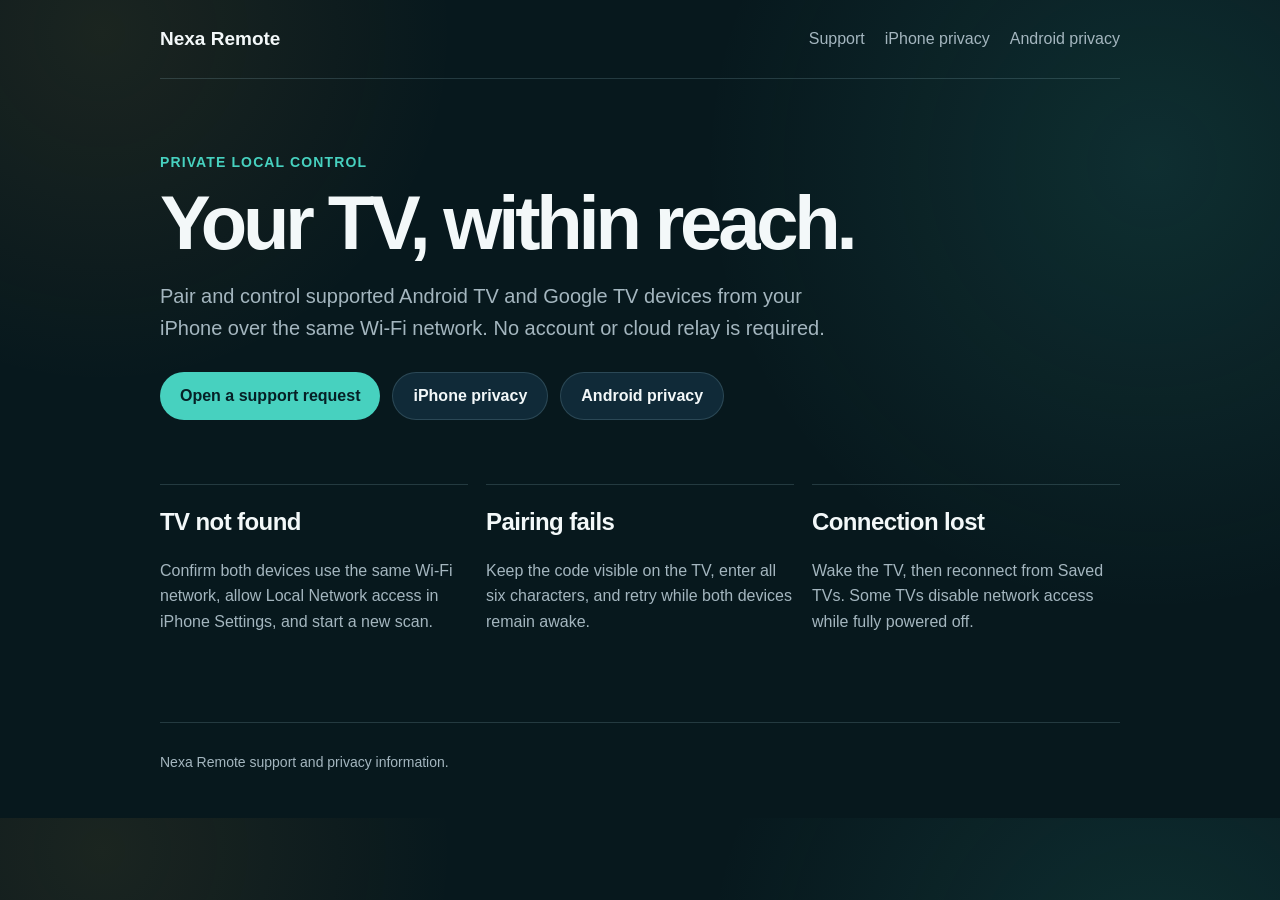
<file: index.html>
<!doctype html>
<html lang="en">
<head>
  <meta charset="utf-8">
  <meta name="viewport" content="width=device-width, initial-scale=1">
  <meta name="description" content="Official support for Nexa Remote, a local Wi-Fi remote for supported Android TV and Google TV devices.">
  <title>Nexa Remote Support</title>
  <link rel="stylesheet" href="styles.css">
</head>
<body>
  <div class="wrap">
    <header>
      <a class="brand" href="./">Nexa Remote</a>
      <nav aria-label="Primary">
        <a href="#support">Support</a>
        <a href="privacy.html">iPhone privacy</a>
        <a href="privacy-android.html">Android privacy</a>
      </nav>
    </header>
    <main>
      <section class="hero">
        <div class="eyebrow">Private local control</div>
        <h1>Your TV, within reach.</h1>
        <p class="lead">Pair and control supported Android TV and Google TV devices from your iPhone over the same Wi-Fi network. No account or cloud relay is required.</p>
        <div class="actions">
          <a class="button" href="https://github.com/dorlanpabon/nexa-remote-support/issues/new">Open a support request</a>
          <a class="button secondary" href="privacy.html">iPhone privacy</a>
          <a class="button secondary" href="privacy-android.html">Android privacy</a>
        </div>
      </section>

      <section class="grid" id="support" aria-label="Troubleshooting">
        <article class="item">
          <h2>TV not found</h2>
          <p>Confirm both devices use the same Wi-Fi network, allow Local Network access in iPhone Settings, and start a new scan.</p>
        </article>
        <article class="item">
          <h2>Pairing fails</h2>
          <p>Keep the code visible on the TV, enter all six characters, and retry while both devices remain awake.</p>
        </article>
        <article class="item">
          <h2>Connection lost</h2>
          <p>Wake the TV, then reconnect from Saved TVs. Some TVs disable network access while fully powered off.</p>
        </article>
      </section>
    </main>
    <footer>Nexa Remote support and privacy information.</footer>
  </div>
</body>
</html>
</file>
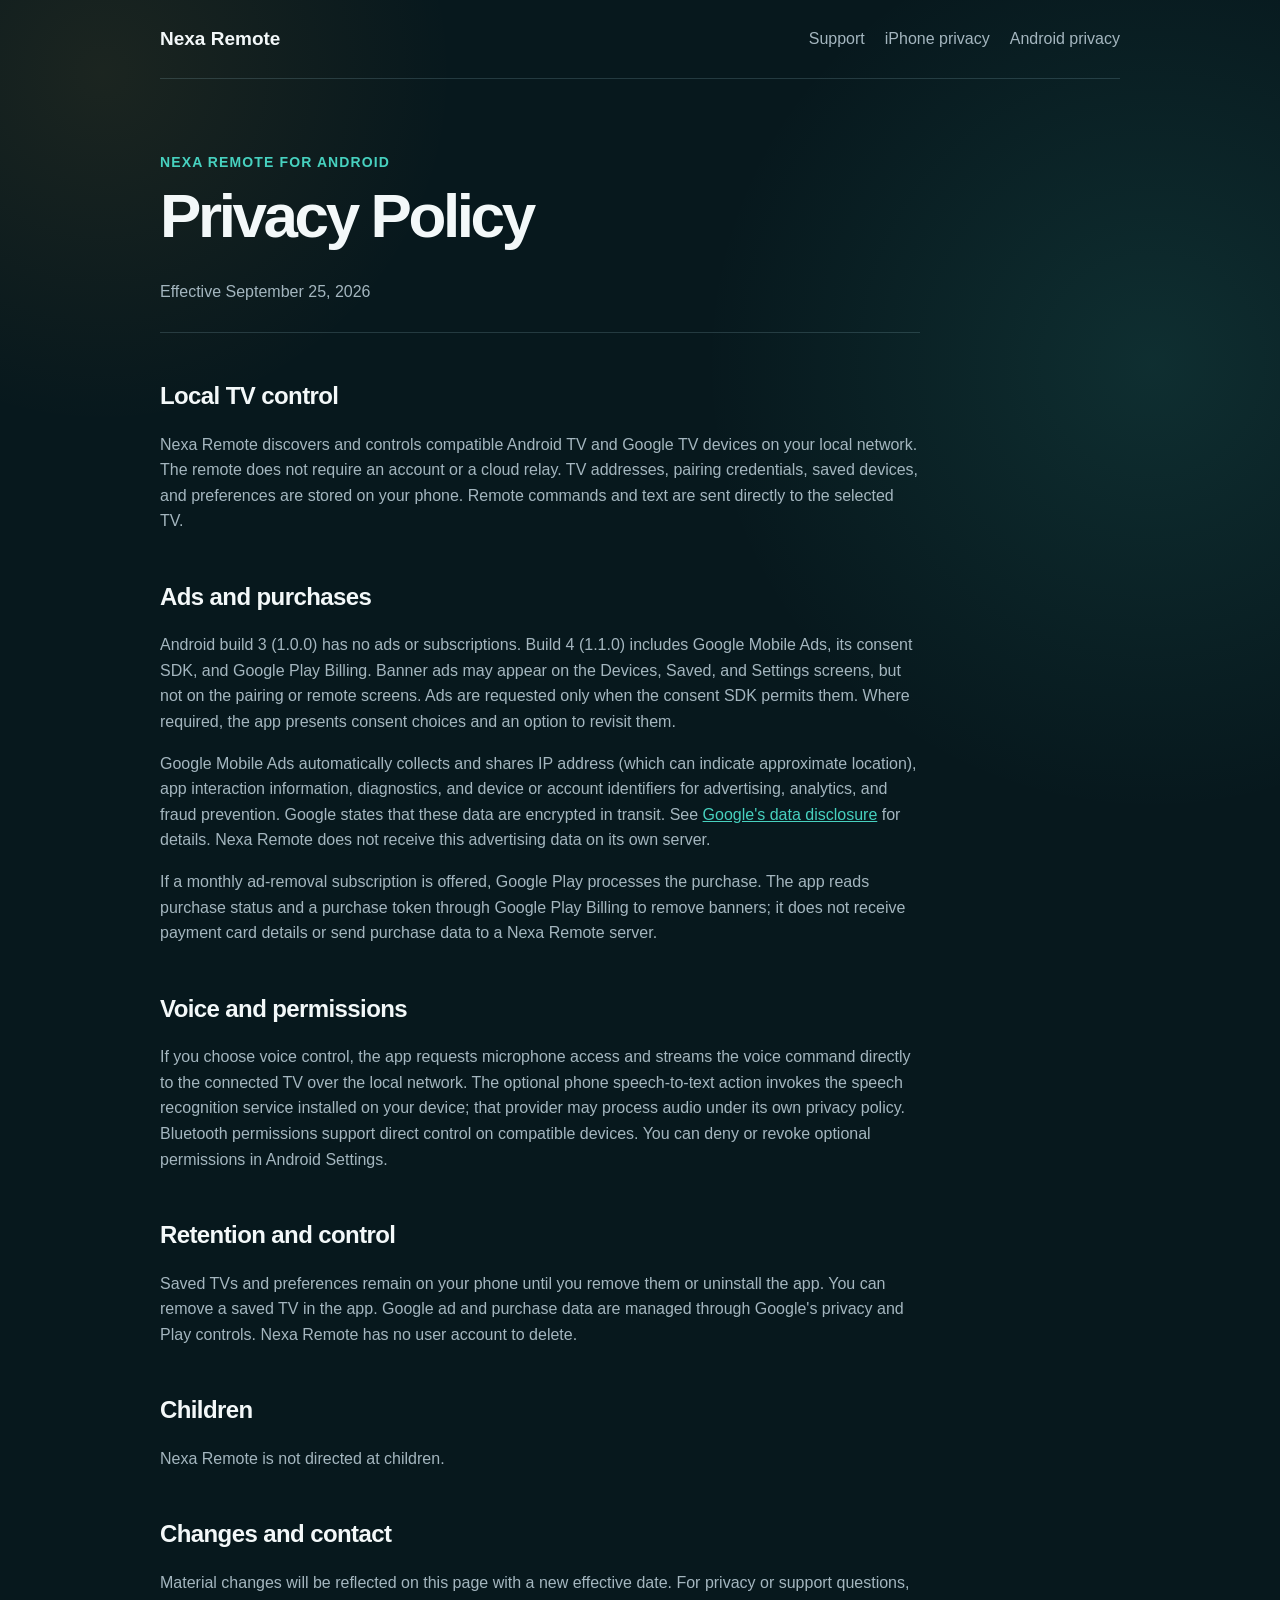
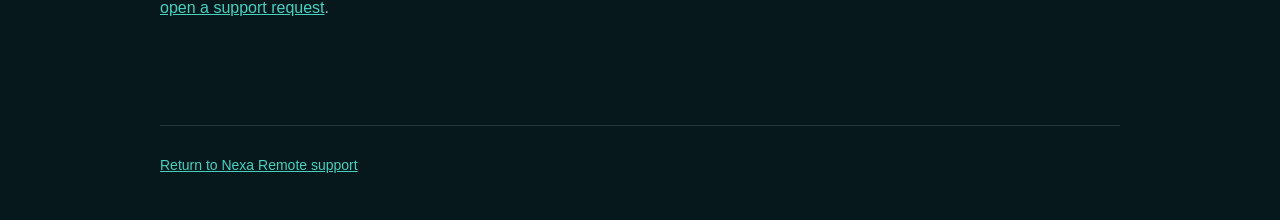
<file: privacy-android.html>
<!doctype html>
<html lang="en">
<head>
  <meta charset="utf-8">
  <meta name="viewport" content="width=device-width, initial-scale=1">
  <meta name="description" content="Android privacy policy for Nexa Remote.">
  <title>Android Privacy Policy - Nexa Remote</title>
  <link rel="stylesheet" href="styles.css">
</head>
<body>
  <div class="wrap">
    <header>
      <a class="brand" href="./">Nexa Remote</a>
      <nav aria-label="Primary"><a href="./">Support</a><a href="privacy.html">iPhone privacy</a><a href="privacy-android.html">Android privacy</a></nav>
    </header>
    <main class="document">
      <div class="eyebrow">Nexa Remote for Android</div>
      <h1>Privacy Policy</h1>
      <p class="meta">Effective September 25, 2026</p>

      <h2>Local TV control</h2>
      <p>Nexa Remote discovers and controls compatible Android TV and Google TV devices on your local network. The remote does not require an account or a cloud relay. TV addresses, pairing credentials, saved devices, and preferences are stored on your phone. Remote commands and text are sent directly to the selected TV.</p>

      <h2>Ads and purchases</h2>
      <p>Android build 3 (1.0.0) has no ads or subscriptions. Build 4 (1.1.0) includes Google Mobile Ads, its consent SDK, and Google Play Billing. Banner ads may appear on the Devices, Saved, and Settings screens, but not on the pairing or remote screens. Ads are requested only when the consent SDK permits them. Where required, the app presents consent choices and an option to revisit them.</p>
      <p>Google Mobile Ads automatically collects and shares IP address (which can indicate approximate location), app interaction information, diagnostics, and device or account identifiers for advertising, analytics, and fraud prevention. Google states that these data are encrypted in transit. See <a href="https://developers.google.com/admob/android/privacy/play-data-disclosure">Google's data disclosure</a> for details. Nexa Remote does not receive this advertising data on its own server.</p>
      <p>If a monthly ad-removal subscription is offered, Google Play processes the purchase. The app reads purchase status and a purchase token through Google Play Billing to remove banners; it does not receive payment card details or send purchase data to a Nexa Remote server.</p>

      <h2>Voice and permissions</h2>
      <p>If you choose voice control, the app requests microphone access and streams the voice command directly to the connected TV over the local network. The optional phone speech-to-text action invokes the speech recognition service installed on your device; that provider may process audio under its own privacy policy. Bluetooth permissions support direct control on compatible devices. You can deny or revoke optional permissions in Android Settings.</p>

      <h2>Retention and control</h2>
      <p>Saved TVs and preferences remain on your phone until you remove them or uninstall the app. You can remove a saved TV in the app. Google ad and purchase data are managed through Google's privacy and Play controls. Nexa Remote has no user account to delete.</p>

      <h2>Children</h2>
      <p>Nexa Remote is not directed at children.</p>

      <h2>Changes and contact</h2>
      <p>Material changes will be reflected on this page with a new effective date. For privacy or support questions, <a href="https://github.com/dorlanpabon/nexa-remote-support/issues/new">open a support request</a>.</p>
    </main>
    <footer><a href="./">Return to Nexa Remote support</a></footer>
  </div>
</body>
</html>
</file>
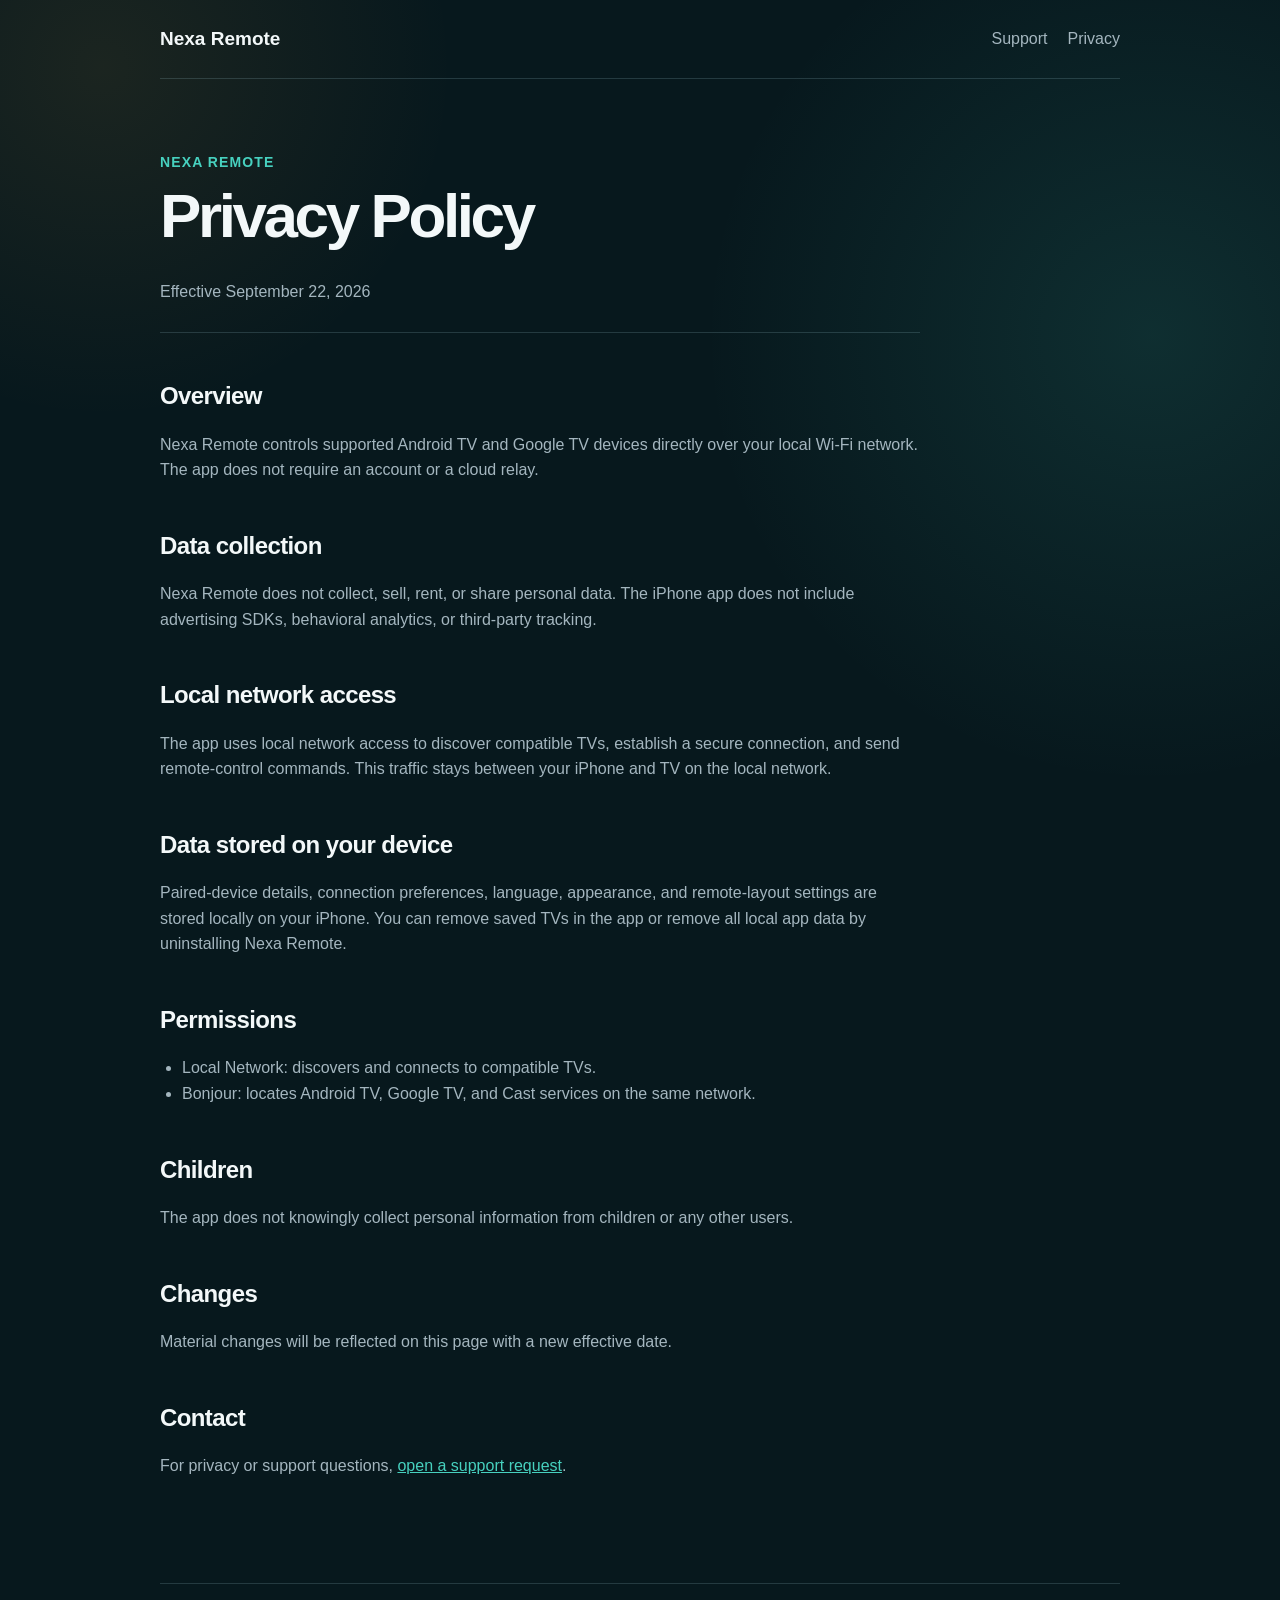
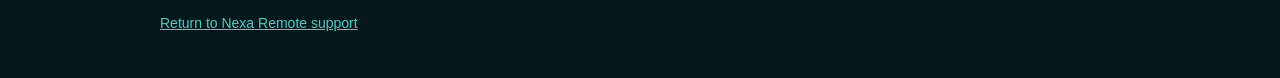
<file: privacy.html>
<!doctype html>
<html lang="en">
<head>
  <meta charset="utf-8">
  <meta name="viewport" content="width=device-width, initial-scale=1">
  <meta name="description" content="Privacy policy for Nexa Remote.">
  <title>Privacy Policy - Nexa Remote</title>
  <link rel="stylesheet" href="styles.css">
</head>
<body>
  <div class="wrap">
    <header>
      <a class="brand" href="./">Nexa Remote</a>
      <nav aria-label="Primary"><a href="./">Support</a><a href="privacy.html">Privacy</a></nav>
    </header>
    <main class="document">
      <div class="eyebrow">Nexa Remote</div>
      <h1>Privacy Policy</h1>
      <p class="meta">Effective September 22, 2026</p>

      <h2>Overview</h2>
      <p>Nexa Remote controls supported Android TV and Google TV devices directly over your local Wi-Fi network. The app does not require an account or a cloud relay.</p>

      <h2>Data collection</h2>
      <p>Nexa Remote does not collect, sell, rent, or share personal data. The iPhone app does not include advertising SDKs, behavioral analytics, or third-party tracking.</p>

      <h2>Local network access</h2>
      <p>The app uses local network access to discover compatible TVs, establish a secure connection, and send remote-control commands. This traffic stays between your iPhone and TV on the local network.</p>

      <h2>Data stored on your device</h2>
      <p>Paired-device details, connection preferences, language, appearance, and remote-layout settings are stored locally on your iPhone. You can remove saved TVs in the app or remove all local app data by uninstalling Nexa Remote.</p>

      <h2>Permissions</h2>
      <ul>
        <li>Local Network: discovers and connects to compatible TVs.</li>
        <li>Bonjour: locates Android TV, Google TV, and Cast services on the same network.</li>
      </ul>

      <h2>Children</h2>
      <p>The app does not knowingly collect personal information from children or any other users.</p>

      <h2>Changes</h2>
      <p>Material changes will be reflected on this page with a new effective date.</p>

      <h2>Contact</h2>
      <p>For privacy or support questions, <a href="https://github.com/dorlanpabon/nexa-remote-support/issues/new">open a support request</a>.</p>
    </main>
    <footer><a href="./">Return to Nexa Remote support</a></footer>
  </div>
</body>
</html>
</file>
<file: styles.css>
:root {
  color-scheme: dark;
  --bg: #07181d;
  --surface: #102a38;
  --text: #f3f8f9;
  --muted: #a4b6bf;
  --accent: #47d1bf;
  --line: rgba(164, 208, 222, 0.18);
}

* { box-sizing: border-box; }

body {
  margin: 0;
  background:
    radial-gradient(circle at 90% 20%, rgba(71, 209, 191, 0.12), transparent 28rem),
    radial-gradient(circle at 8% 4%, rgba(232, 166, 63, 0.09), transparent 22rem),
    var(--bg);
  color: var(--text);
  font: 16px/1.6 ui-sans-serif, -apple-system, BlinkMacSystemFont, "Segoe UI", sans-serif;
}

a { color: var(--accent); }

.wrap { width: min(100% - 32px, 960px); margin: 0 auto; }

header {
  display: flex;
  align-items: center;
  justify-content: space-between;
  gap: 24px;
  padding: 24px 0;
  border-bottom: 1px solid var(--line);
}

.brand { color: var(--text); font-size: 19px; font-weight: 800; text-decoration: none; }
nav { display: flex; gap: 20px; }
nav a { color: var(--muted); text-decoration: none; }

main { padding: 72px 0 88px; }
.hero { max-width: 760px; }
.eyebrow { color: var(--accent); font-size: 14px; font-weight: 800; letter-spacing: 0.08em; text-transform: uppercase; }
h1 { margin: 12px 0 18px; font-size: clamp(44px, 8vw, 76px); line-height: 0.98; letter-spacing: -0.055em; }
h2 { margin: 0 0 10px; font-size: 24px; letter-spacing: -0.025em; }
p { color: var(--muted); }
.lead { max-width: 680px; font-size: 20px; }

.actions { display: flex; flex-wrap: wrap; gap: 12px; margin-top: 28px; }
.button {
  display: inline-flex;
  min-height: 48px;
  padding: 0 20px;
  align-items: center;
  border-radius: 24px;
  background: var(--accent);
  color: #062026;
  font-weight: 800;
  text-decoration: none;
}
.button.secondary { border: 1px solid var(--line); background: var(--surface); color: var(--text); }

.grid { display: grid; grid-template-columns: repeat(3, 1fr); gap: 18px; margin-top: 64px; }
.item { padding-top: 18px; border-top: 1px solid var(--line); }
.item p { margin-bottom: 0; }

.document { max-width: 760px; }
.document h1 { font-size: clamp(40px, 7vw, 62px); }
.document h2 { margin-top: 44px; }
.document ul { color: var(--muted); padding-left: 22px; }
.meta { padding: 14px 0 28px; border-bottom: 1px solid var(--line); }

footer { padding: 28px 0 44px; border-top: 1px solid var(--line); color: var(--muted); font-size: 14px; }

@media (max-width: 700px) {
  header { align-items: flex-start; }
  nav { flex-direction: column; gap: 6px; text-align: right; }
  main { padding-top: 48px; }
  .grid { grid-template-columns: 1fr; }
}
</file>
